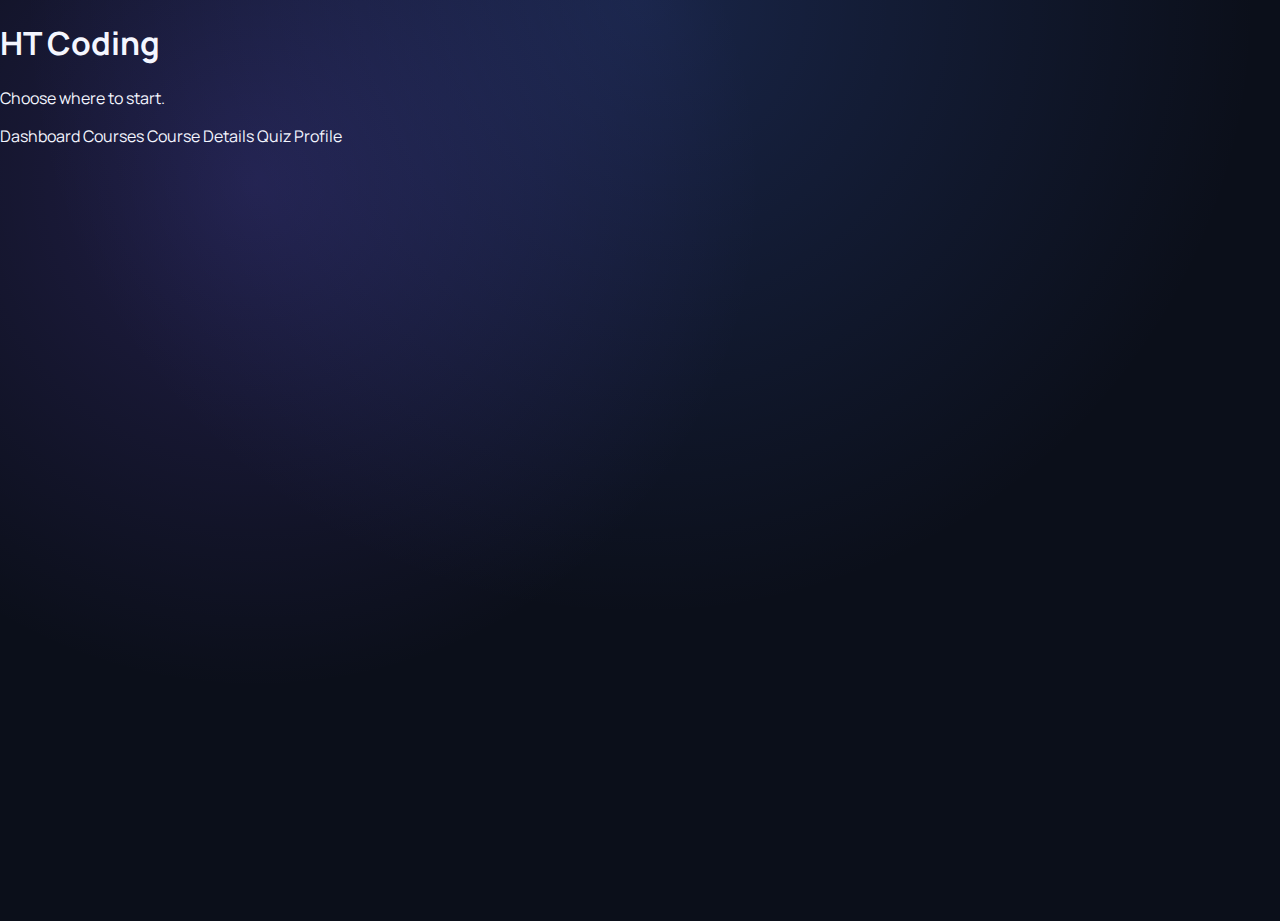
<file: index.html>
<!doctype html>
<html lang="en">
  <head>
    <meta charset="utf-8" />
    <meta name="viewport" content="width=device-width, initial-scale=1" />
    <title>HT Coding</title>
    <link rel="stylesheet" href="style.css" />
  </head>
  <body>
    <main class="landing">
      <h1>HT Coding</h1>
      <p>Choose where to start.</p>
      <nav class="landing__nav">
        <a href="dashboard.html">Dashboard</a>
        <a href="courses.html">Courses</a>
        <a href="course-details.html">Course Details</a>
        <a href="quiz.html">Quiz</a>
        <a href="profile.html">Profile</a>
      </nav>
    </main>
  </body>
</html>
</file>
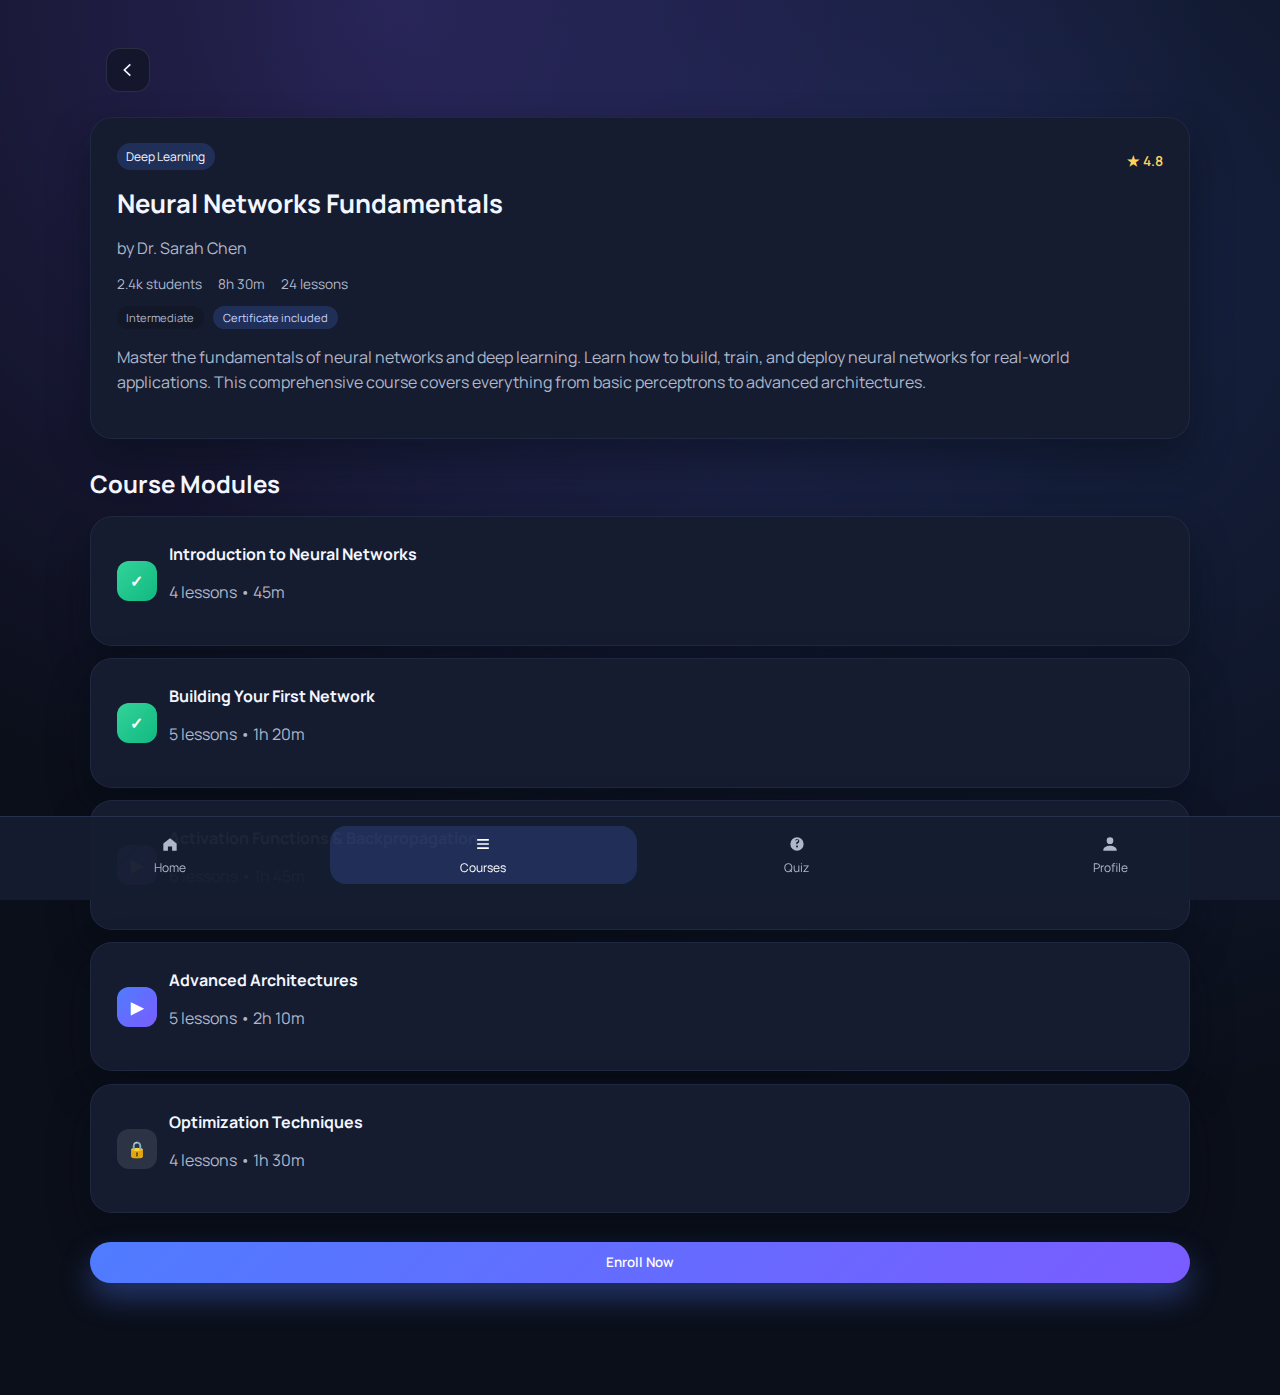
<file: course-details.html>
<!DOCTYPE html>
<html lang="en">
<head>
  <meta charset="UTF-8" />
  <meta name="viewport" content="width=device-width, initial-scale=1" />
  <title>NeuroLearn - Neural Networks Fundamentals</title>
  <link rel="stylesheet" href="style.css" />
</head>
<body class="dashboard-page">
  <main class="dashboard-main">
    <div class="container dashboard-stack">
      <header class="course-hero no-image">
        <a class="icon-button course-back" href="courses.html" aria-label="Back to courses">
          <svg viewBox="0 0 24 24" aria-hidden="true" focusable="false">
            <path d="M15.5 6 9 12l6.5 6-1.4 1.4L6.2 12l7.9-7.4L15.5 6Z" fill="currentColor"/>
          </svg>
        </a>
      </header>

      <section class="course-info card" aria-labelledby="course-title">
        <div class="course-info-head">
          <span class="tag">Deep Learning</span>
          <span class="rating">★ 4.8</span>
        </div>
        <h1 id="course-title">Neural Networks Fundamentals</h1>
        <p class="muted">by Dr. Sarah Chen</p>
        <div class="course-meta">
          <span>2.4k students</span>
          <span>8h 30m</span>
          <span>24 lessons</span>
        </div>
        <div class="badge-row">
          <span class="pill">Intermediate</span>
          <span class="pill pill-accent">Certificate included</span>
        </div>
        <p class="section-lead">Master the fundamentals of neural networks and deep learning. Learn how to build, train, and deploy neural networks for real-world applications. This comprehensive course covers everything from basic perceptrons to advanced architectures.</p>
      </section>

      <section class="dashboard-section" aria-labelledby="modules-title">
        <h2 id="modules-title">Course Modules</h2>
        <div class="module-list">
          <article class="module-item card">
            <div class="module-icon is-complete" aria-hidden="true">✓</div>
            <div>
              <h3>Introduction to Neural Networks</h3>
              <p class="muted">4 lessons • 45m</p>
            </div>
          </article>
          <article class="module-item card">
            <div class="module-icon is-complete" aria-hidden="true">✓</div>
            <div>
              <h3>Building Your First Network</h3>
              <p class="muted">5 lessons • 1h 20m</p>
            </div>
          </article>
          <article class="module-item card">
            <div class="module-icon is-current" aria-hidden="true">▶</div>
            <div>
              <h3>Activation Functions & Backpropagation</h3>
              <p class="muted">6 lessons • 1h 45m</p>
            </div>
          </article>
          <article class="module-item card">
            <div class="module-icon is-current" aria-hidden="true">▶</div>
            <div>
              <h3>Advanced Architectures</h3>
              <p class="muted">5 lessons • 2h 10m</p>
            </div>
          </article>
          <article class="module-item card">
            <div class="module-icon is-locked" aria-hidden="true">🔒</div>
            <div>
              <h3>Optimization Techniques</h3>
              <p class="muted">4 lessons • 1h 30m</p>
            </div>
          </article>
        </div>
      </section>

      <button class="btn btn-primary enroll-button" type="button">Enroll Now</button>
    </div>
  </main>

  <nav class="bottom-nav" aria-label="Primary">
    <a class="bottom-link" href="dashboard.html">
      <svg viewBox="0 0 24 24" aria-hidden="true" focusable="false">
        <path d="M4 11.5 12 5l8 6.5V20h-5.5v-5H9.5v5H4v-8.5Z" fill="currentColor"/>
      </svg>
      Home
    </a>
    <a class="bottom-link is-active" href="courses.html">
      <svg viewBox="0 0 24 24" aria-hidden="true" focusable="false">
        <path d="M5 6h14v2H5V6Zm0 5h14v2H5v-2Zm0 5h14v2H5v-2Z" fill="currentColor"/>
      </svg>
      Courses
    </a>
    <a class="bottom-link" href="quiz.html">
      <svg viewBox="0 0 24 24" aria-hidden="true" focusable="false">
        <path d="M12 4a8 8 0 1 0 8 8 8 8 0 0 0-8-8Zm0 12.2a1.2 1.2 0 1 1 1.2-1.2 1.2 1.2 0 0 1-1.2 1.2Zm1.4-5.4-.8.5v1.1h-1.4V10l1.6-1a1.2 1.2 0 1 0-1.8-1l-1.2-.6a2.6 2.6 0 1 1 3.6 3.4Z" fill="currentColor"/>
      </svg>
      Quiz
    </a>
    <a class="bottom-link" href="profile.html">
      <svg viewBox="0 0 24 24" aria-hidden="true" focusable="false">
        <path d="M12 12a4 4 0 1 0-4-4 4 4 0 0 0 4 4Zm0 2c-4.4 0-8 2.2-8 5v1h16v-1c0-2.8-3.6-5-8-5Z" fill="currentColor"/>
      </svg>
      Profile
    </a>
  </nav>
</body>
</html>
</file>
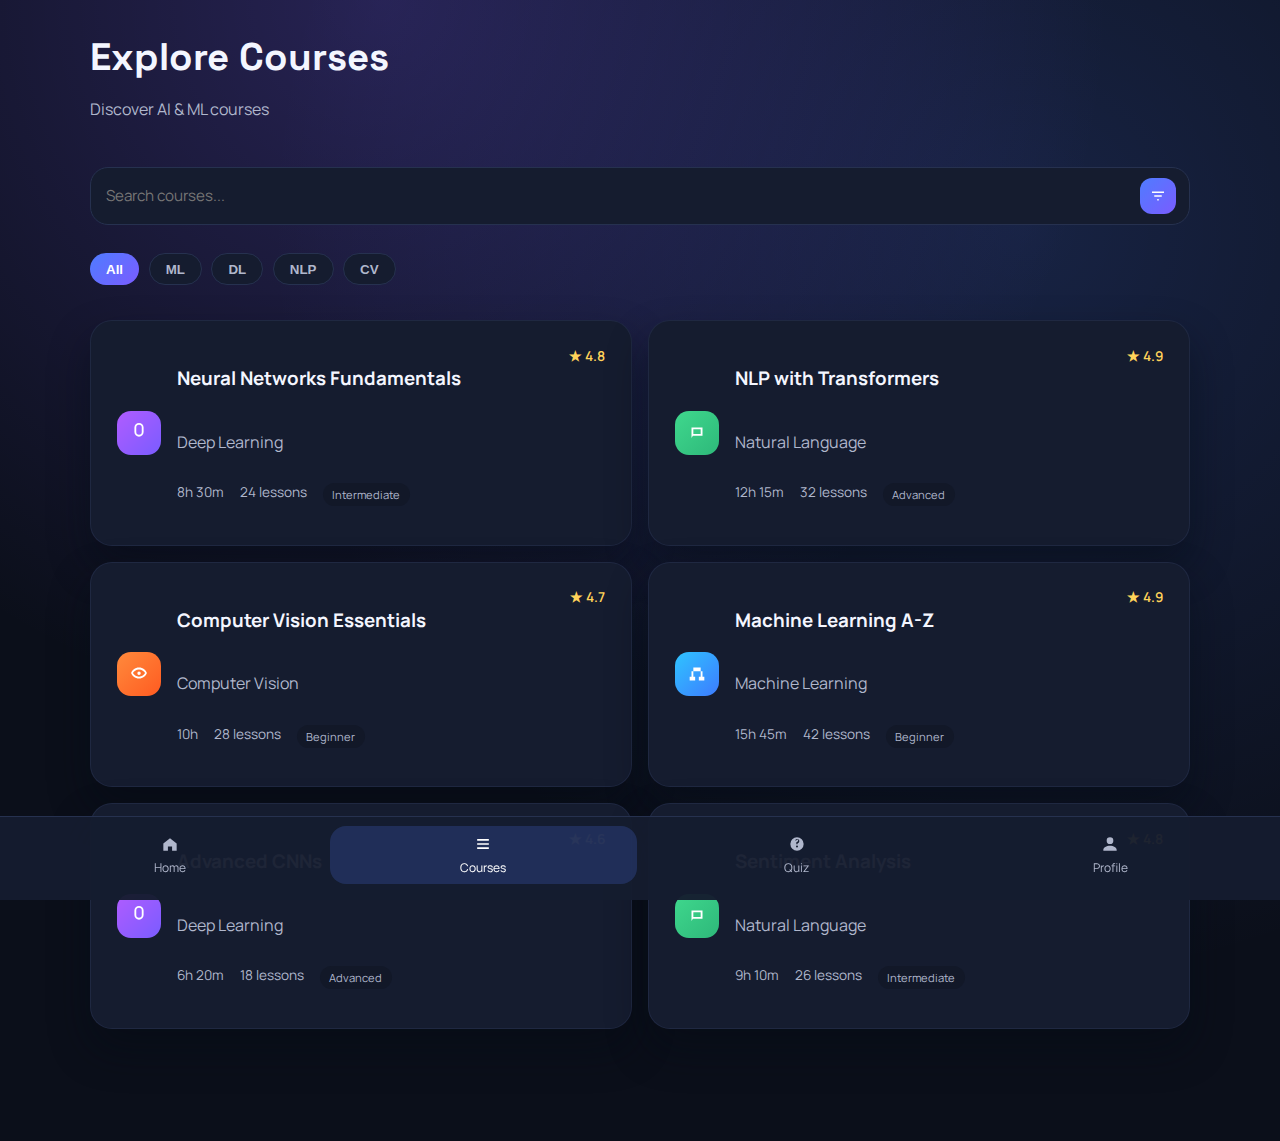
<file: courses.html>
<!DOCTYPE html>
<html lang="en">
<head>
  <meta charset="UTF-8" />
  <meta name="viewport" content="width=device-width, initial-scale=1" />
  <title>NeuroLearn - Explore Courses</title>
  <link rel="stylesheet" href="style.css" />
</head>
<body class="dashboard-page">
  <main class="dashboard-main">
    <div class="container dashboard-stack">
      <header class="dashboard-top">
        <div>
          <h1 class="dashboard-title">Explore Courses</h1>
          <p class="section-lead">Discover AI & ML courses</p>
        </div>
      </header>

      <section class="courses-search" aria-label="Search courses">
        <label class="sr-only" for="course-search">Search courses</label>
        <div class="search-field">
          <input id="course-search" type="search" placeholder="Search courses..." />
          <button class="filter-button" type="button" aria-label="Open filters">
            <svg viewBox="0 0 24 24" aria-hidden="true" focusable="false">
              <path d="M4 6h16v2H4V6Zm3 5h10v2H7v-2Zm4 5h2v2h-2v-2Z" fill="currentColor"/>
            </svg>
          </button>
        </div>
      </section>

      <section class="chip-row" aria-label="Course categories">
        <button class="chip is-active" type="button">All</button>
        <button class="chip" type="button">ML</button>
        <button class="chip" type="button">DL</button>
        <button class="chip" type="button">NLP</button>
        <button class="chip" type="button">CV</button>
      </section>

      <section class="course-list" aria-label="Courses">
        <a class="course-item card course-link" href="course-details.html" aria-label="Open Neural Networks Fundamentals">
          <div class="course-item-left">
            <span class="icon-tile violet" aria-hidden="true">
              <svg viewBox="0 0 24 24" focusable="false">
                <path d="M7 6a5 5 0 0 1 10 0v5a5 5 0 1 1-10 0V6Zm2 5a3 3 0 0 0 6 0V6a3 3 0 1 0-6 0v5Z" fill="currentColor"/>
              </svg>
            </span>
          </div>
          <div class="course-item-body">
            <div class="course-item-head">
              <h3>Neural Networks Fundamentals</h3>
              <span class="rating">★ 4.8</span>
            </div>
            <p class="muted">Deep Learning</p>
            <div class="course-meta">
              <span>8h 30m</span>
              <span>24 lessons</span>
              <span class="pill">Intermediate</span>
            </div>
          </div>
        </a>

        <article class="course-item card">
          <div class="course-item-left">
            <span class="icon-tile green" aria-hidden="true">
              <svg viewBox="0 0 24 24" focusable="false">
                <path d="M6 6h12v9H7.5L6 17.5V6Zm2 2v5h8V8H8Z" fill="currentColor"/>
              </svg>
            </span>
          </div>
          <div class="course-item-body">
            <div class="course-item-head">
              <h3>NLP with Transformers</h3>
              <span class="rating">★ 4.9</span>
            </div>
            <p class="muted">Natural Language</p>
            <div class="course-meta">
              <span>12h 15m</span>
              <span>32 lessons</span>
              <span class="pill">Advanced</span>
            </div>
          </div>
        </article>

        <article class="course-item card">
          <div class="course-item-left">
            <span class="icon-tile orange" aria-hidden="true">
              <svg viewBox="0 0 24 24" focusable="false">
                <path d="M12 5c4.4 0 7.6 3 8.6 6-1 3-4.2 6-8.6 6s-7.6-3-8.6-6C4.4 8 7.6 5 12 5Zm0 2c-3.2 0-5.7 2.1-6.6 4 1 1.9 3.4 4 6.6 4s5.7-2.1 6.6-4c-1-1.9-3.4-4-6.6-4Zm0 2.2A1.8 1.8 0 1 1 12 13a1.8 1.8 0 0 1 0-3.6Z" fill="currentColor"/>
              </svg>
            </span>
          </div>
          <div class="course-item-body">
            <div class="course-item-head">
              <h3>Computer Vision Essentials</h3>
              <span class="rating">★ 4.7</span>
            </div>
            <p class="muted">Computer Vision</p>
            <div class="course-meta">
              <span>10h</span>
              <span>28 lessons</span>
              <span class="pill">Beginner</span>
            </div>
          </div>
        </article>

        <article class="course-item card">
          <div class="course-item-left">
            <span class="icon-tile blue" aria-hidden="true">
              <svg viewBox="0 0 24 24" focusable="false">
                <path d="M8 5h8v4H8V5Zm-4 10h6v4H4v-4Zm10 0h6v4h-6v-4ZM6 9h2v6H6V9Zm10 0h2v6h-2V9Z" fill="currentColor"/>
              </svg>
            </span>
          </div>
          <div class="course-item-body">
            <div class="course-item-head">
              <h3>Machine Learning A-Z</h3>
              <span class="rating">★ 4.9</span>
            </div>
            <p class="muted">Machine Learning</p>
            <div class="course-meta">
              <span>15h 45m</span>
              <span>42 lessons</span>
              <span class="pill">Beginner</span>
            </div>
          </div>
        </article>

        <article class="course-item card">
          <div class="course-item-left">
            <span class="icon-tile violet" aria-hidden="true">
              <svg viewBox="0 0 24 24" focusable="false">
                <path d="M7 6a5 5 0 0 1 10 0v5a5 5 0 1 1-10 0V6Zm2 5a3 3 0 0 0 6 0V6a3 3 0 1 0-6 0v5Z" fill="currentColor"/>
              </svg>
            </span>
          </div>
          <div class="course-item-body">
            <div class="course-item-head">
              <h3>Advanced CNNs</h3>
              <span class="rating">★ 4.6</span>
            </div>
            <p class="muted">Deep Learning</p>
            <div class="course-meta">
              <span>6h 20m</span>
              <span>18 lessons</span>
              <span class="pill">Advanced</span>
            </div>
          </div>
        </article>

        <article class="course-item card">
          <div class="course-item-left">
            <span class="icon-tile green" aria-hidden="true">
              <svg viewBox="0 0 24 24" focusable="false">
                <path d="M6 6h12v9H7.5L6 17.5V6Zm2 2v5h8V8H8Z" fill="currentColor"/>
              </svg>
            </span>
          </div>
          <div class="course-item-body">
            <div class="course-item-head">
              <h3>Sentiment Analysis</h3>
              <span class="rating">★ 4.8</span>
            </div>
            <p class="muted">Natural Language</p>
            <div class="course-meta">
              <span>9h 10m</span>
              <span>26 lessons</span>
              <span class="pill">Intermediate</span>
            </div>
          </div>
        </article>
      </section>
    </div>
  </main>

  <nav class="bottom-nav" aria-label="Primary">
    <a class="bottom-link" href="dashboard.html">
      <svg viewBox="0 0 24 24" aria-hidden="true" focusable="false">
        <path d="M4 11.5 12 5l8 6.5V20h-5.5v-5H9.5v5H4v-8.5Z" fill="currentColor"/>
      </svg>
      Home
    </a>
    <a class="bottom-link is-active" href="courses.html">
      <svg viewBox="0 0 24 24" aria-hidden="true" focusable="false">
        <path d="M5 6h14v2H5V6Zm0 5h14v2H5v-2Zm0 5h14v2H5v-2Z" fill="currentColor"/>
      </svg>
      Courses
    </a>
    <a class="bottom-link" href="quiz.html">
      <svg viewBox="0 0 24 24" aria-hidden="true" focusable="false">
        <path d="M12 4a8 8 0 1 0 8 8 8 8 0 0 0-8-8Zm0 12.2a1.2 1.2 0 1 1 1.2-1.2 1.2 1.2 0 0 1-1.2 1.2Zm1.4-5.4-.8.5v1.1h-1.4V10l1.6-1a1.2 1.2 0 1 0-1.8-1l-1.2-.6a2.6 2.6 0 1 1 3.6 3.4Z" fill="currentColor"/>
      </svg>
      Quiz
    </a>
    <a class="bottom-link" href="profile.html">
      <svg viewBox="0 0 24 24" aria-hidden="true" focusable="false">
        <path d="M12 12a4 4 0 1 0-4-4 4 4 0 0 0 4 4Zm0 2c-4.4 0-8 2.2-8 5v1h16v-1c0-2.8-3.6-5-8-5Z" fill="currentColor"/>
      </svg>
      Profile
    </a>
  </nav>
</body>
</html>
</file>
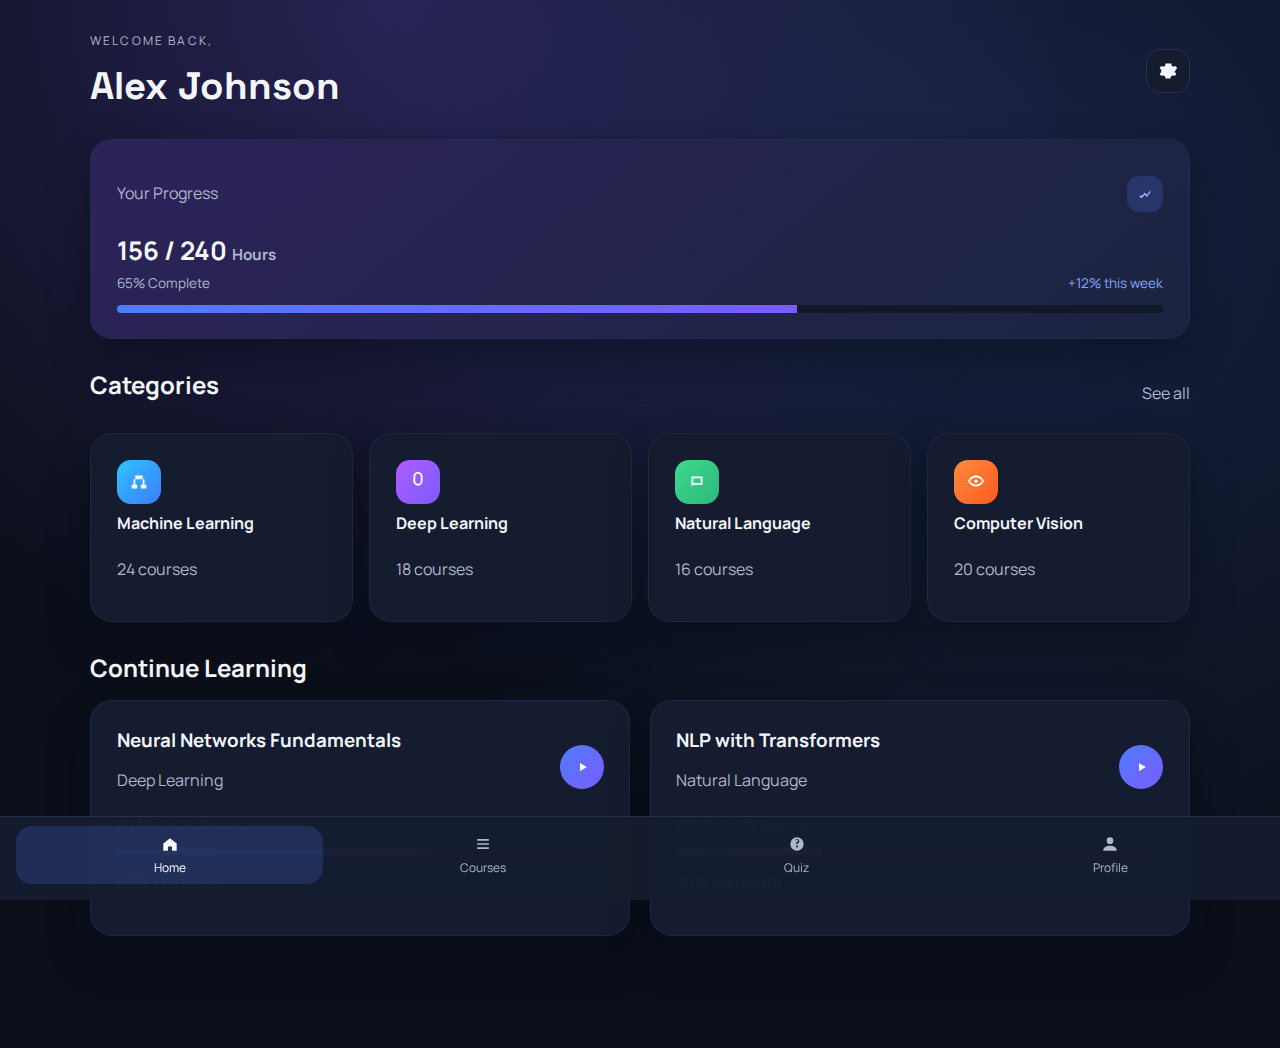
<file: dashboard.html>
<!DOCTYPE html>
<html lang="en">
<head>
  <meta charset="UTF-8" />
  <meta name="viewport" content="width=device-width, initial-scale=1" />
  <title>NeuroLearn - Dashboard</title>
  <link rel="stylesheet" href="style.css" />
</head>
<body class="dashboard-page">
  <main class="dashboard-main">
    <div class="container dashboard-stack">
      <header class="dashboard-top">
        <div>
          <p class="eyebrow">Welcome back,</p>
          <h1 class="dashboard-title">Alex Johnson</h1>
        </div>
        <button class="icon-button" type="button" aria-label="Open settings">
          <svg viewBox="0 0 24 24" aria-hidden="true" focusable="false">
            <path d="M12 8.7a3.3 3.3 0 1 0 0 6.6 3.3 3.3 0 0 0 0-6.6Zm9.2 3.3c0-.5-.1-1-.2-1.4l2-1.5-1.8-3.1-2.4 1a7.7 7.7 0 0 0-2.4-1.4l-.4-2.6H9l-.4 2.6c-.9.3-1.7.8-2.4 1.4l-2.4-1-1.8 3.1 2 1.5c-.1.5-.2 1-.2 1.4s.1 1 .2 1.4l-2 1.5 1.8 3.1 2.4-1c.7.6 1.5 1.1 2.4 1.4L9 21h6l.4-2.6c.9-.3 1.7-.8 2.4-1.4l2.4 1 1.8-3.1-2-1.5c.1-.5.2-1 .2-1.4Z" fill="currentColor"/>
          </svg>
        </button>
      </header>

      <section class="progress-card card" aria-label="Weekly progress">
        <div class="progress-head">
          <p class="section-lead">Your Progress</p>
          <span class="icon-pill" aria-hidden="true">
            <svg viewBox="0 0 24 24" focusable="false">
              <path d="M5 17h3.5l3-4 3 3 4.5-6V7l-4.5 6-3-3-3 4H5v3Z" fill="currentColor"/>
            </svg>
          </span>
        </div>
        <p class="progress-value">156 / 240 <span>Hours</span></p>
        <div class="progress-meta">
          <span>65% Complete</span>
          <span class="accent">+12% this week</span>
        </div>
        <div class="progress-bar" role="presentation">
          <span style="width: 65%"></span>
        </div>
      </section>

      <section class="dashboard-section" aria-labelledby="categories-title">
        <div class="section-header">
          <h2 id="categories-title">Categories</h2>
          <a class="muted-link" href="index.html">See all</a>
        </div>
        <div class="category-grid">
          <a class="category-card card" href="course-details.html">
            <span class="icon-tile blue" aria-hidden="true">
              <svg viewBox="0 0 24 24" focusable="false">
                <path d="M8 5h8v4H8V5Zm-4 10h6v4H4v-4Zm10 0h6v4h-6v-4ZM6 9h2v6H6V9Zm10 0h2v6h-2V9Z" fill="currentColor"/>
              </svg>
            </span>
            <h3>Machine Learning</h3>
            <p class="muted">24 courses</p>
          </a>
          <a class="category-card card" href="course-details.html">
            <span class="icon-tile violet" aria-hidden="true">
              <svg viewBox="0 0 24 24" focusable="false">
                <path d="M7 6a5 5 0 0 1 10 0v5a5 5 0 1 1-10 0V6Zm2 5a3 3 0 0 0 6 0V6a3 3 0 1 0-6 0v5Z" fill="currentColor"/>
              </svg>
            </span>
            <h3>Deep Learning</h3>
            <p class="muted">18 courses</p>
          </a>
          <a class="category-card card" href="course-details.html">
            <span class="icon-tile green" aria-hidden="true">
              <svg viewBox="0 0 24 24" focusable="false">
                <path d="M6 6h12v9H7.5L6 17.5V6Zm2 2v5h8V8H8Z" fill="currentColor"/>
              </svg>
            </span>
            <h3>Natural Language</h3>
            <p class="muted">16 courses</p>
          </a>
          <a class="category-card card" href="course-details.html">
            <span class="icon-tile orange" aria-hidden="true">
              <svg viewBox="0 0 24 24" focusable="false">
                <path d="M12 5c4.4 0 7.6 3 8.6 6-1 3-4.2 6-8.6 6s-7.6-3-8.6-6C4.4 8 7.6 5 12 5Zm0 2c-3.2 0-5.7 2.1-6.6 4 1 1.9 3.4 4 6.6 4s5.7-2.1 6.6-4c-1-1.9-3.4-4-6.6-4Zm0 2.2A1.8 1.8 0 1 1 12 13a1.8 1.8 0 0 1 0-3.6Z" fill="currentColor"/>
              </svg>
            </span>
            <h3>Computer Vision</h3>
            <p class="muted">20 courses</p>
          </a>
        </div>
      </section>

      <section class="dashboard-section" aria-labelledby="continue-title">
        <h2 id="continue-title">Continue Learning</h2>
        <div class="course-stack">
          <article class="course-card card">
            <div class="course-head">
              <div>
                <h3>Neural Networks Fundamentals</h3>
                <p class="muted">Deep Learning</p>
              </div>
              <button class="play-button" type="button" aria-label="Play Neural Networks Fundamentals">
                <svg viewBox="0 0 24 24" aria-hidden="true" focusable="false">
                  <path d="M8 6.5v11l9-5.5-9-5.5Z" fill="currentColor"/>
                </svg>
              </button>
            </div>
            <div class="course-meta">
              <span>8h 30m</span>
              <span>24 lessons</span>
            </div>
            <div class="progress-bar" role="presentation">
              <span style="width: 65%"></span>
            </div>
            <p class="muted">65% complete</p>
          </article>

          <article class="course-card card">
            <div class="course-head">
              <div>
                <h3>NLP with Transformers</h3>
                <p class="muted">Natural Language</p>
              </div>
              <button class="play-button" type="button" aria-label="Play NLP with Transformers">
                <svg viewBox="0 0 24 24" aria-hidden="true" focusable="false">
                  <path d="M8 6.5v11l9-5.5-9-5.5Z" fill="currentColor"/>
                </svg>
              </button>
            </div>
            <div class="course-meta">
              <span>12h 15m</span>
              <span>32 lessons</span>
            </div>
            <div class="progress-bar" role="presentation">
              <span style="width: 30%"></span>
            </div>
            <p class="muted">30% complete</p>
          </article>
        </div>
      </section>
    </div>
  </main>

  <nav class="bottom-nav" aria-label="Primary">
    <a class="bottom-link is-active" href="dashboard.html">
      <svg viewBox="0 0 24 24" aria-hidden="true" focusable="false">
        <path d="M4 11.5 12 5l8 6.5V20h-5.5v-5H9.5v5H4v-8.5Z" fill="currentColor"/>
      </svg>
      Home
    </a>
    <a class="bottom-link" href="courses.html">
      <svg viewBox="0 0 24 24" aria-hidden="true" focusable="false">
        <path d="M5 6h14v2H5V6Zm0 5h14v2H5v-2Zm0 5h14v2H5v-2Z" fill="currentColor"/>
      </svg>
      Courses
    </a>
    <a class="bottom-link" href="quiz.html">
      <svg viewBox="0 0 24 24" aria-hidden="true" focusable="false">
        <path d="M12 4a8 8 0 1 0 8 8 8 8 0 0 0-8-8Zm0 12.2a1.2 1.2 0 1 1 1.2-1.2 1.2 1.2 0 0 1-1.2 1.2Zm1.4-5.4-.8.5v1.1h-1.4V10l1.6-1a1.2 1.2 0 1 0-1.8-1l-1.2-.6a2.6 2.6 0 1 1 3.6 3.4Z" fill="currentColor"/>
      </svg>
      Quiz
    </a>
    <a class="bottom-link" href="profile.html">
      <svg viewBox="0 0 24 24" aria-hidden="true" focusable="false">
        <path d="M12 12a4 4 0 1 0-4-4 4 4 0 0 0 4 4Zm0 2c-4.4 0-8 2.2-8 5v1h16v-1c0-2.8-3.6-5-8-5Z" fill="currentColor"/>
      </svg>
      Profile
    </a>
  </nav>
</body>
</html>
</file>
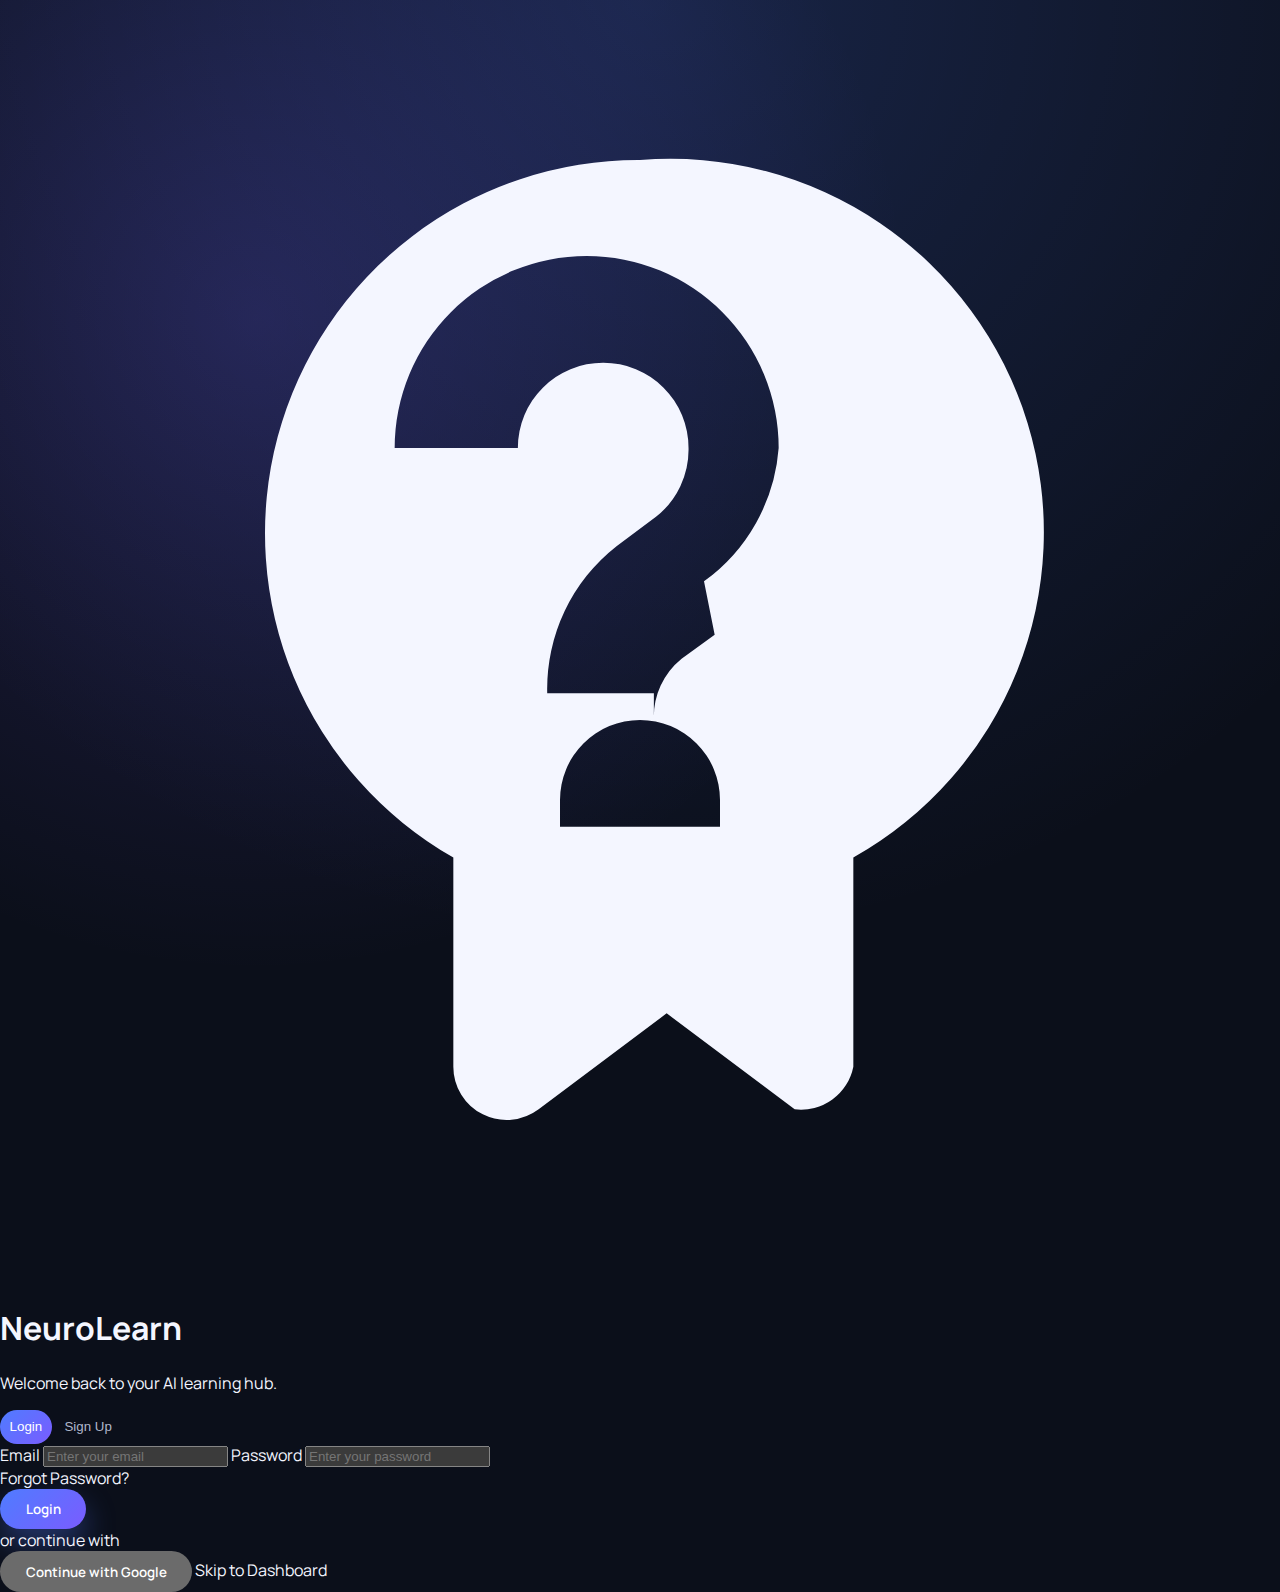
<file: login.html>
<!DOCTYPE html>
<html lang="en">
  <head>
    <meta charset="UTF-8" />
    <meta name="viewport" content="width=device-width, initial-scale=1.0" />
    <title>NeuroLearn Login</title>
    <link rel="stylesheet" href="style.css" />
  </head>
  <body class="login-page">
    <main class="login-main">
      <section class="login-card" aria-labelledby="login-title">
        <header class="login-header">
          <div class="login-logo" aria-hidden="true">
            <span class="logo-orb"></span>
            <svg viewBox="0 0 24 24" role="img" aria-hidden="true">
              <path
                d="M12 3a7 7 0 0 0-3.5 13.08V20a1 1 0 0 0 1.6.8l2.4-1.8 2.4 1.8A1 1 0 0 0 16 20v-3.92A7 7 0 0 0 12 3Zm1.5 12.5h-3V15a1.5 1.5 0 1 1 3 0v.5Zm-.1-3.6-.62.45a1.4 1.4 0 0 0-.52 1.13V13h-2v-.02a3.4 3.4 0 0 1 1.3-2.74l.74-.55a1.6 1.6 0 0 0 .61-1.29 1.6 1.6 0 0 0-3.2 0H7.4a3.6 3.6 0 0 1 7.2 0 3.4 3.4 0 0 1-1.4 2.5Z"
                fill="currentColor"
              />
            </svg>
          </div>
          <div>
            <h1 id="login-title">NeuroLearn</h1>
            <p class="login-subtitle">Welcome back to your AI learning hub.</p>
          </div>
        </header>

        <div class="login-tabs" role="tablist" aria-label="Authentication">
          <button class="tab is-active" type="button" role="tab" aria-selected="true">
            Login
          </button>
          <button class="tab" type="button" role="tab" aria-selected="false">Sign Up</button>
        </div>

        <form class="login-form" action="#">
          <label for="login-email">Email</label>
          <input
            id="login-email"
            name="email"
            type="email"
            placeholder="Enter your email"
            autocomplete="email"
            required
          />

          <label for="login-password">Password</label>
          <input
            id="login-password"
            name="password"
            type="password"
            placeholder="Enter your password"
            autocomplete="current-password"
            required
          />

          <div class="login-meta">
            <a class="forgot-link" href="#">Forgot Password?</a>
          </div>

          <button class="btn btn-primary login-submit" type="submit">Login</button>
        </form>

        <div class="login-divider">
          <span>or continue with</span>
        </div>

        <button class="btn google-btn" type="button">
          <span class="google-icon" aria-hidden="true"></span>
          Continue with Google
        </button>

        <a class="skip-link" href="dashboard.html">Skip to Dashboard</a>
      </section>
    </main>
  </body>
</html>
</file>
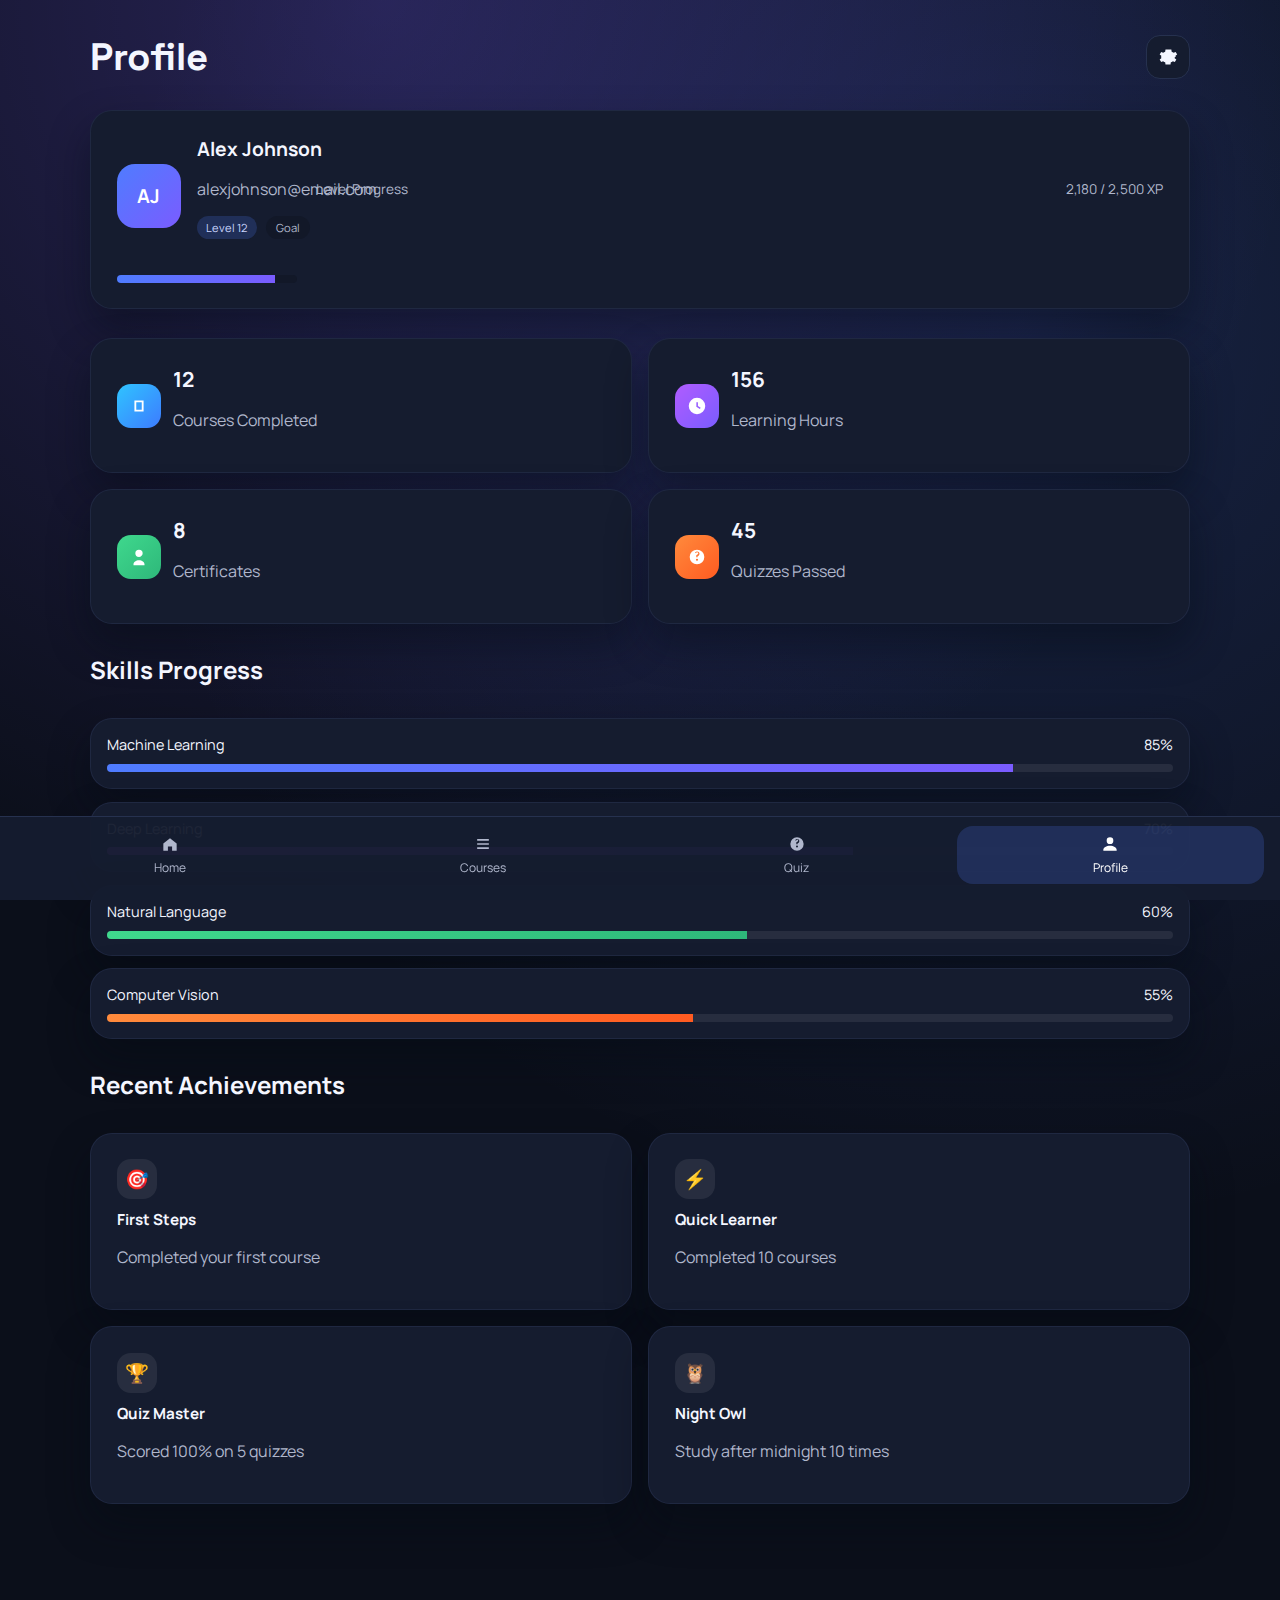
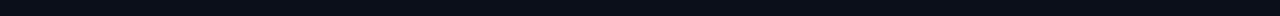
<file: profile.html>
<!DOCTYPE html>
<html lang="en">
<head>
  <meta charset="UTF-8" />
  <meta name="viewport" content="width=device-width, initial-scale=1" />
  <title>NeuroLearn - Profile</title>
  <link rel="stylesheet" href="style.css" />
</head>
<body class="dashboard-page">
  <main class="dashboard-main">
    <div class="container dashboard-stack">
      <header class="profile-header">
        <h1 class="dashboard-title">Profile</h1>
        <button class="icon-button" type="button" aria-label="Profile settings">
          <svg viewBox="0 0 24 24" aria-hidden="true" focusable="false">
            <path d="M12 8.7a3.3 3.3 0 1 0 0 6.6 3.3 3.3 0 0 0 0-6.6Zm9.2 3.3c0-.5-.1-1-.2-1.4l2-1.5-1.8-3.1-2.4 1a7.7 7.7 0 0 0-2.4-1.4l-.4-2.6H9l-.4 2.6c-.9.3-1.7.8-2.4 1.4l-2.4-1-1.8 3.1 2 1.5c-.1.5-.2 1-.2 1.4s.1 1 .2 1.4l-2 1.5 1.8 3.1 2.4-1c.7.6 1.5 1.1 2.4 1.4L9 21h6l.4-2.6c.9-.3 1.7-.8 2.4-1.4l2.4 1 1.8-3.1-2-1.5c.1-.5.2-1 .2-1.4Z" fill="currentColor"/>
          </svg>
        </button>
      </header>

      <section class="profile-card card" aria-label="Profile overview">
        <div class="profile-top">
          <div class="avatar">AJ</div>
          <div>
            <h2>Alex Johnson</h2>
            <p class="muted">alexjohnson@email.com</p>
            <div class="badge-row">
              <span class="pill pill-accent">Level 12</span>
              <span class="pill">Goal</span>
            </div>
          </div>
        </div>
        <div class="progress-meta">
          <span>Level Progress</span>
          <span>2,180 / 2,500 XP</span>
        </div>
        <div class="progress-bar" role="presentation">
          <span style="width: 88%"></span>
        </div>
      </section>

      <section class="profile-stats-grid" aria-label="Stats">
        <article class="stat-card-small card">
          <div class="icon-tile blue" aria-hidden="true">
            <svg viewBox="0 0 24 24" focusable="false">
              <path d="M7 6h10v12H7V6Zm2 2v8h6V8H9Z" fill="currentColor"/>
            </svg>
          </div>
          <div>
            <p class="stat-value">12</p>
            <p class="muted">Courses Completed</p>
          </div>
        </article>
        <article class="stat-card-small card">
          <div class="icon-tile violet" aria-hidden="true">
            <svg viewBox="0 0 24 24" focusable="false">
              <path d="M12 3a9 9 0 1 0 9 9 9 9 0 0 0-9-9Zm1 5v4l3 1.8-.9 1.4-3.8-2.3V8h1.7Z" fill="currentColor"/>
            </svg>
          </div>
          <div>
            <p class="stat-value">156</p>
            <p class="muted">Learning Hours</p>
          </div>
        </article>
        <article class="stat-card-small card">
          <div class="icon-tile green" aria-hidden="true">
            <svg viewBox="0 0 24 24" focusable="false">
              <path d="M12 4a4 4 0 0 1 4 4c0 2.2-1.8 4-4 4a4 4 0 0 1-4-4 4 4 0 0 1 4-4Zm-6 16c0-2.6 2.7-4.5 6-4.5s6 1.9 6 4.5v1H6v-1Z" fill="currentColor"/>
            </svg>
          </div>
          <div>
            <p class="stat-value">8</p>
            <p class="muted">Certificates</p>
          </div>
        </article>
        <article class="stat-card-small card">
          <div class="icon-tile orange" aria-hidden="true">
            <svg viewBox="0 0 24 24" focusable="false">
              <path d="M12 4a8 8 0 1 0 8 8 8 8 0 0 0-8-8Zm0 12.2a1.2 1.2 0 1 1 1.2-1.2 1.2 1.2 0 0 1-1.2 1.2Zm1.4-5.4-.8.5v1.1h-1.4V10l1.6-1a1.2 1.2 0 1 0-1.8-1l-1.2-.6a2.6 2.6 0 1 1 3.6 3.4Z" fill="currentColor"/>
            </svg>
          </div>
          <div>
            <p class="stat-value">45</p>
            <p class="muted">Quizzes Passed</p>
          </div>
        </article>
      </section>

      <section class="dashboard-section" aria-labelledby="skills-title">
        <div class="section-header">
          <h2 id="skills-title">Skills Progress</h2>
        </div>
        <div class="skill-list">
          <div class="skill-item card">
            <div class="skill-head">
              <span>Machine Learning</span>
              <span>85%</span>
            </div>
            <div class="skill-bar">
              <span style="width: 85%"></span>
            </div>
          </div>
          <div class="skill-item card">
            <div class="skill-head">
              <span>Deep Learning</span>
              <span>70%</span>
            </div>
            <div class="skill-bar skill-bar-violet">
              <span style="width: 70%"></span>
            </div>
          </div>
          <div class="skill-item card">
            <div class="skill-head">
              <span>Natural Language</span>
              <span>60%</span>
            </div>
            <div class="skill-bar skill-bar-green">
              <span style="width: 60%"></span>
            </div>
          </div>
          <div class="skill-item card">
            <div class="skill-head">
              <span>Computer Vision</span>
              <span>55%</span>
            </div>
            <div class="skill-bar skill-bar-orange">
              <span style="width: 55%"></span>
            </div>
          </div>
        </div>
      </section>

      <section class="dashboard-section" aria-labelledby="achievements-title">
        <div class="section-header">
          <h2 id="achievements-title">Recent Achievements</h2>
        </div>
        <div class="achievements-grid">
          <article class="achievement-card card">
            <span class="achievement-icon">🎯</span>
            <h3>First Steps</h3>
            <p class="muted">Completed your first course</p>
          </article>
          <article class="achievement-card card">
            <span class="achievement-icon">⚡</span>
            <h3>Quick Learner</h3>
            <p class="muted">Completed 10 courses</p>
          </article>
          <article class="achievement-card card">
            <span class="achievement-icon">🏆</span>
            <h3>Quiz Master</h3>
            <p class="muted">Scored 100% on 5 quizzes</p>
          </article>
          <article class="achievement-card card">
            <span class="achievement-icon">🦉</span>
            <h3>Night Owl</h3>
            <p class="muted">Study after midnight 10 times</p>
          </article>
        </div>
      </section>
    </div>
  </main>

  <nav class="bottom-nav" aria-label="Primary">
    <a class="bottom-link" href="dashboard.html">
      <svg viewBox="0 0 24 24" aria-hidden="true" focusable="false">
        <path d="M4 11.5 12 5l8 6.5V20h-5.5v-5H9.5v5H4v-8.5Z" fill="currentColor"/>
      </svg>
      Home
    </a>
    <a class="bottom-link" href="courses.html">
      <svg viewBox="0 0 24 24" aria-hidden="true" focusable="false">
        <path d="M5 6h14v2H5V6Zm0 5h14v2H5v-2Zm0 5h14v2H5v-2Z" fill="currentColor"/>
      </svg>
      Courses
    </a>
    <a class="bottom-link" href="quiz.html">
      <svg viewBox="0 0 24 24" aria-hidden="true" focusable="false">
        <path d="M12 4a8 8 0 1 0 8 8 8 8 0 0 0-8-8Zm0 12.2a1.2 1.2 0 1 1 1.2-1.2 1.2 1.2 0 0 1-1.2 1.2Zm1.4-5.4-.8.5v1.1h-1.4V10l1.6-1a1.2 1.2 0 1 0-1.8-1l-1.2-.6a2.6 2.6 0 1 1 3.6 3.4Z" fill="currentColor"/>
      </svg>
      Quiz
    </a>
    <a class="bottom-link is-active" href="profile.html">
      <svg viewBox="0 0 24 24" aria-hidden="true" focusable="false">
        <path d="M12 12a4 4 0 1 0-4-4 4 4 0 0 0 4 4Zm0 2c-4.4 0-8 2.2-8 5v1h16v-1c0-2.8-3.6-5-8-5Z" fill="currentColor"/>
      </svg>
      Profile
    </a>
  </nav>
</body>
</html>
</file>
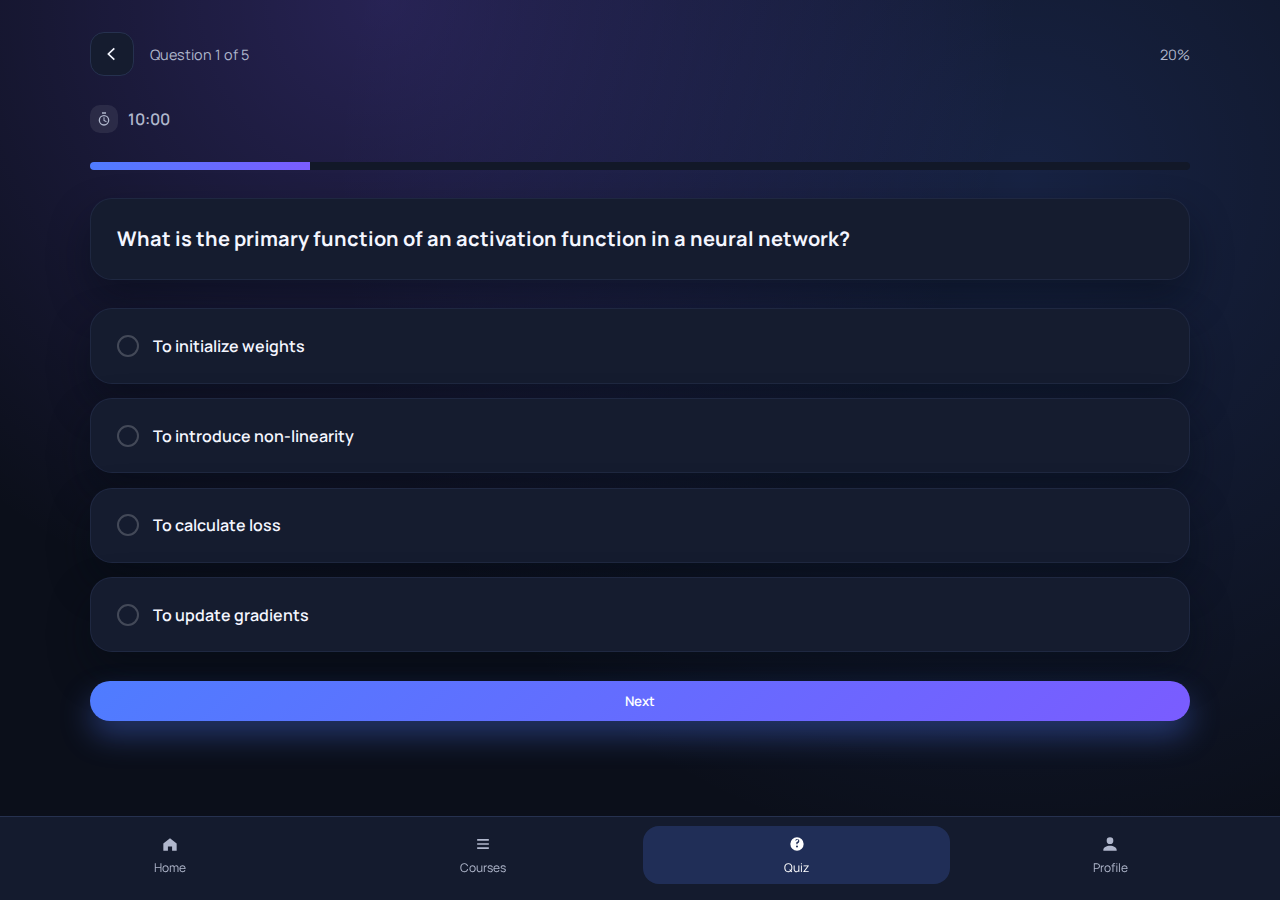
<file: quiz.html>
<!DOCTYPE html>
<html lang="en">
<head>
  <meta charset="UTF-8" />
  <meta name="viewport" content="width=device-width, initial-scale=1" />
  <title>NeuroLearn - Quiz</title>
  <link rel="stylesheet" href="style.css" />
</head>
<body class="dashboard-page">
  <main class="dashboard-main" data-quiz-page>
    <div class="container dashboard-stack" data-quiz>
      <header class="quiz-header">
        <a class="icon-button" href="courses.html" aria-label="Back to courses">
          <svg viewBox="0 0 24 24" aria-hidden="true" focusable="false">
            <path d="M15.5 6 9 12l6.5 6-1.4 1.4L6.2 12l7.9-7.4L15.5 6Z" fill="currentColor"/>
          </svg>
        </a>
        <div class="quiz-meta">
          <span data-quiz-count>Question 1 of 5</span>
          <span class="accent" data-quiz-percent>20%</span>
        </div>
      </header>

      <div class="quiz-timer">
        <span class="timer-icon" aria-hidden="true">
          <svg viewBox="0 0 24 24" focusable="false">
            <path d="M9 2h6v2H9V2Zm3 4a8 8 0 1 0 8 8 8 8 0 0 0-8-8Zm0 2a6 6 0 1 1-6 6 6 6 0 0 1 6-6Zm.8 1.5h-1.6v5l4.2 2.5.8-1.4-3.4-2V9.5Z" fill="currentColor"/>
          </svg>
        </span>
        <span>10:00</span>
      </div>

      <div class="progress-bar" role="presentation">
        <span data-quiz-progress style="width: 20%"></span>
      </div>

      <section class="quiz-card card" aria-labelledby="quiz-question">
        <h1 id="quiz-question" data-quiz-question>What is the primary function of an activation function in a neural network?</h1>
      </section>

      <section class="quiz-options-list" aria-label="Answer options" data-quiz-options>
        <label class="quiz-option-card card">
          <input type="radio" name="quiz" />
          <span class="quiz-option-text">To initialize weights</span>
        </label>
        <label class="quiz-option-card card">
          <input type="radio" name="quiz" />
          <span class="quiz-option-text">To introduce non-linearity</span>
        </label>
        <label class="quiz-option-card card">
          <input type="radio" name="quiz" />
          <span class="quiz-option-text">To calculate loss</span>
        </label>
        <label class="quiz-option-card card">
          <input type="radio" name="quiz" />
          <span class="quiz-option-text">To update gradients</span>
        </label>
      </section>

      <button class="btn btn-primary quiz-next" type="button" data-quiz-next>Next</button>
    </div>
  </main>

  <nav class="bottom-nav" aria-label="Primary">
    <a class="bottom-link" href="dashboard.html">
      <svg viewBox="0 0 24 24" aria-hidden="true" focusable="false">
        <path d="M4 11.5 12 5l8 6.5V20h-5.5v-5H9.5v5H4v-8.5Z" fill="currentColor"/>
      </svg>
      Home
    </a>
    <a class="bottom-link" href="courses.html">
      <svg viewBox="0 0 24 24" aria-hidden="true" focusable="false">
        <path d="M5 6h14v2H5V6Zm0 5h14v2H5v-2Zm0 5h14v2H5v-2Z" fill="currentColor"/>
      </svg>
      Courses
    </a>
    <a class="bottom-link is-active" href="quiz.html">
      <svg viewBox="0 0 24 24" aria-hidden="true" focusable="false">
        <path d="M12 4a8 8 0 1 0 8 8 8 8 0 0 0-8-8Zm0 12.2a1.2 1.2 0 1 1 1.2-1.2 1.2 1.2 0 0 1-1.2 1.2Zm1.4-5.4-.8.5v1.1h-1.4V10l1.6-1a1.2 1.2 0 1 0-1.8-1l-1.2-.6a2.6 2.6 0 1 1 3.6 3.4Z" fill="currentColor"/>
      </svg>
      Quiz
    </a>
    <a class="bottom-link" href="profile.html">
      <svg viewBox="0 0 24 24" aria-hidden="true" focusable="false">
        <path d="M12 12a4 4 0 1 0-4-4 4 4 0 0 0 4 4Zm0 2c-4.4 0-8 2.2-8 5v1h16v-1c0-2.8-3.6-5-8-5Z" fill="currentColor"/>
      </svg>
      Profile
    </a>
  </nav>

  <script src="script.js"></script>
</body>
</html>
</file>
<file: style.css>
@import url("https://fonts.googleapis.com/css2?family=Manrope:wght@300;400;600;700&family=Space+Grotesk:wght@500;700&display=swap");

:root {
  color-scheme: dark;
  --bg: #0b0f1a;
  --bg-soft: #121828;
  --card: #151c2f;
  --card-soft: #192237;
  --text: #f4f6ff;
  --muted: #b0b7cc;
  --accent: #4f7cff;
  --accent-2: #7a5cff;
  --border: #26314f;
  --shadow: 0 20px 40px rgba(5, 10, 20, 0.45);
  --radius: 22px;
}

*,
*::before,
*::after {
  box-sizing: border-box;
}

body {
  margin: 0;
  font-family: "Manrope", sans-serif;
  background: radial-gradient(circle at top, rgba(79, 124, 255, 0.2), transparent 55%),
    radial-gradient(circle at 20% 20%, rgba(122, 92, 255, 0.2), transparent 40%),
    var(--bg);
  color: var(--text);
  min-height: 100vh;
}

a {
  color: inherit;
  text-decoration: none;
}

img {
  max-width: 100%;
  display: block;
  border-radius: 16px;
}

.container {
  width: min(1100px, 92%);
  margin: 0 auto;
}

.site-header {
  position: sticky;
  top: 0;
  backdrop-filter: blur(18px);
  background: rgba(11, 15, 26, 0.8);
  border-bottom: 1px solid rgba(38, 49, 79, 0.6);
  z-index: 10;
}

.header-inner {
  display: flex;
  align-items: center;
  justify-content: space-between;
  gap: 1rem;
  padding: 1rem 0;
}

.logo {
  font-family: "Space Grotesk", sans-serif;
  font-weight: 700;
  display: flex;
  align-items: center;
  gap: 0.6rem;
}

.logo-mark {
  width: 14px;
  height: 14px;
  border-radius: 50%;
  background: linear-gradient(135deg, var(--accent), var(--accent-2));
  box-shadow: 0 0 12px rgba(122, 92, 255, 0.7);
}

.primary-nav {
  display: none;
  flex-direction: column;
  gap: 0.9rem;
  background: var(--card);
  padding: 1rem;
  border-radius: 16px;
  position: absolute;
  right: 4%;
  top: 68px;
  min-width: 180px;
  box-shadow: var(--shadow);
}

.primary-nav a {
  color: var(--muted);
  font-weight: 600;
}

.primary-nav a:hover,
.primary-nav a:focus {
  color: var(--text);
}

.nav-cta {
  color: var(--text);
  padding: 0.45rem 0.9rem;
  border-radius: 999px;
  background: linear-gradient(135deg, var(--accent), var(--accent-2));
}

.menu-toggle {
  background: none;
  border: 1px solid var(--border);
  color: var(--text);
  border-radius: 999px;
  padding: 0.5rem 1rem;
  font-weight: 600;
}

.nav-open .primary-nav {
  display: flex;
}

.site-main {
  padding: 2rem 0 4rem;
}

.screen {
  display: none;
}

.screen.is-active {
  display: block;
}

.hero {
  display: grid;
  gap: 2.5rem;
  align-items: center;
}

.hero-text h1 {
  font-family: "Space Grotesk", sans-serif;
  font-size: 2.5rem;
  margin: 0 0 1rem;
}

.eyebrow {
  text-transform: uppercase;
  letter-spacing: 0.18em;
  font-size: 0.75rem;
  color: var(--muted);
  margin: 0 0 0.75rem;
}

.lead,
.section-lead {
  color: var(--muted);
  line-height: 1.6;
}

.hero-actions {
  display: flex;
  flex-wrap: wrap;
  gap: 1rem;
  margin: 1.5rem 0;
}

.hero-stats {
  display: grid;
  grid-template-columns: repeat(auto-fit, minmax(140px, 1fr));
  gap: 1rem;
}

.stat-card {
  background: var(--card);
  border-radius: 18px;
  padding: 1rem;
}

.stat-value {
  font-size: 1.7rem;
  font-weight: 700;
  margin: 0;
}

.stat-label {
  color: var(--muted);
  margin: 0.2rem 0 0;
}

.hero-visual {
  position: relative;
  display: grid;
  place-items: center;
}

.hero-glow {
  position: absolute;
  inset: 0;
  background: radial-gradient(circle, rgba(79, 124, 255, 0.35), transparent 60%);
  filter: blur(12px);
  z-index: 0;
  pointer-events: none;
}

.hero-card {
  position: relative;
  background: var(--card);
  padding: 2rem;
  border-radius: var(--radius);
  box-shadow: var(--shadow);
  z-index: 1;
}

.hero-card-title {
  font-weight: 700;
  margin: 0 0 0.4rem;
}

.hero-card-subtitle {
  color: var(--muted);
  margin: 0 0 1.2rem;
}

.hero-progress {
  display: flex;
  justify-content: space-between;
  color: var(--muted);
  font-size: 0.85rem;
  margin-bottom: 0.4rem;
}

.progress-bar {
  background: var(--bg-soft);
  border-radius: 999px;
  overflow: hidden;
  height: 8px;
}

.progress-bar span {
  display: block;
  height: 100%;
  background: linear-gradient(90deg, var(--accent), var(--accent-2));
}

.card {
  background: var(--card);
  border-radius: var(--radius);
  padding: 1.6rem;
  box-shadow: var(--shadow);
  border: 1px solid rgba(38, 49, 79, 0.6);
}

.tag {
  font-size: 0.75rem;
  padding: 0.3rem 0.6rem;
  display: inline-flex;
  border-radius: 999px;
  background: rgba(79, 124, 255, 0.2);
  color: var(--text);
  margin-bottom: 0.6rem;
}

.grid-cards {
  display: grid;
  gap: 1.5rem;
}

.btn {
  border: none;
  border-radius: 999px;
  padding: 0.7rem 1.6rem;
  font-weight: 600;
  cursor: pointer;
  font-family: inherit;
}

.btn-primary {
  background: linear-gradient(135deg, var(--accent), var(--accent-2));
  color: #fff;
  box-shadow: 0 15px 30px rgba(79, 124, 255, 0.35);
}

.btn-secondary {
  background: var(--bg-soft);
  color: var(--text);
  border: 1px solid var(--border);
}

.btn-ghost {
  background: transparent;
  border: 1px solid var(--border);
  color: var(--text);
}

.progress-indicator {
  display: flex;
  gap: 0.6rem;
  margin: 1rem 0 1.5rem;
}

.progress-dot {
  width: 12px;
  height: 12px;
  border-radius: 50%;
  background: var(--border);
}

.progress-dot.is-active {
  background: linear-gradient(135deg, var(--accent), var(--accent-2));
}

.onboarding-form label,
.auth-form label {
  display: block;
  margin: 1rem 0 0.3rem;
  color: var(--muted);
}

.onboarding-form input,
.onboarding-form select,
.auth-form input,
.auth-form select,
.settings-card select {
  width: 100%;
  background: var(--bg-soft);
  border: 1px solid var(--border);
  border-radius: 14px;
  padding: 0.7rem 0.9rem;
  color: var(--text);
  font-family: inherit;
}

.onboarding-actions,
.details-actions {
  display: flex;
  justify-content: space-between;
  gap: 1rem;
  margin-top: 1.5rem;
}

.onboarding-step {
  display: none;
}

.onboarding-step.is-active {
  display: block;
}

.form-error {
  color: #ff9c9c;
  margin: 0.8rem 0 0;
  min-height: 1.2rem;
}

.details-grid {
  display: grid;
  gap: 1.5rem;
}

.list {
  list-style: none;
  padding: 0;
  margin: 0;
  color: var(--muted);
}

.list li {
  margin-bottom: 0.6rem;
}

.quiz-card {
  display: grid;
  gap: 1.2rem;
}

.quiz-options {
  display: grid;
  gap: 0.8rem;
}

.quiz-option {
  background: var(--bg-soft);
  border: 1px solid var(--border);
  border-radius: 14px;
  padding: 0.8rem 1rem;
  text-align: left;
  color: var(--text);
  cursor: pointer;
}

.quiz-option.is-selected {
  border-color: var(--accent);
  box-shadow: 0 0 0 2px rgba(79, 124, 255, 0.25);
}

.quiz-result {
  text-align: center;
}

.profile-card {
  display: grid;
  gap: 1.5rem;
  align-items: center;
}

.profile-stats {
  display: grid;
  grid-template-columns: repeat(auto-fit, minmax(120px, 1fr));
  gap: 1rem;
  margin: 1rem 0;
}

.settings-row {
  display: flex;
  justify-content: space-between;
  align-items: center;
  gap: 1rem;
  padding: 1rem 0;
  border-bottom: 1px solid var(--border);
}

.settings-row:last-of-type {
  border-bottom: none;
}

.switch {
  position: relative;
  width: 52px;
  height: 28px;
  display: inline-block;
}

.switch input {
  opacity: 0;
  width: 0;
  height: 0;
}

.slider {
  position: absolute;
  inset: 0;
  background: var(--bg-soft);
  border-radius: 999px;
  border: 1px solid var(--border);
  cursor: pointer;
}

.slider::before {
  content: "";
  position: absolute;
  height: 22px;
  width: 22px;
  left: 2px;
  top: 2px;
  border-radius: 50%;
  background: var(--text);
  transition: transform 0.2s ease;
}

.switch input:checked + .slider {
  background: linear-gradient(135deg, var(--accent), var(--accent-2));
}

.switch input:checked + .slider::before {
  transform: translateX(24px);
}

.site-footer {
  border-top: 1px solid rgba(38, 49, 79, 0.6);
  padding: 2rem 0;
  color: var(--muted);
}

.footer-inner {
  display: flex;
  flex-direction: column;
  gap: 1rem;
  align-items: flex-start;
}

.footer-links {
  display: flex;
  gap: 1.2rem;
}

.auth-grid {
  display: grid;
  gap: 2rem;
}

.auth-visual {
  position: relative;
}

.auth-card {
  display: grid;
  gap: 1.4rem;
}

.tabs {
  display: flex;
  background: var(--bg-soft);
  border-radius: 999px;
  padding: 0.2rem;
  gap: 0.2rem;
}

.tab {
  flex: 1;
  background: transparent;
  border: none;
  color: var(--muted);
  padding: 0.6rem;
  border-radius: 999px;
  cursor: pointer;
}

.tab.is-active {
  background: linear-gradient(135deg, var(--accent), var(--accent-2));
  color: #fff;
}

.muted-link,
.muted {
  color: var(--muted);
}

.sr-only {
  position: absolute;
  width: 1px;
  height: 1px;
  padding: 0;
  margin: -1px;
  overflow: hidden;
  clip: rect(0, 0, 0, 0);
  border: 0;
}

.dashboard-header {
  display: flex;
  flex-direction: column;
  gap: 1rem;
  margin-bottom: 2rem;
}

.grid-panels {
  display: grid;
  gap: 1.5rem;
  margin-bottom: 2.5rem;
}

.section-header {
  display: flex;
  justify-content: space-between;
  align-items: center;
  margin-bottom: 1rem;
}

.panel-title {
  margin: 0 0 0.6rem;
}

.dashboard-page {
  background: radial-gradient(circle at 30% 0%, rgba(122, 92, 255, 0.25), transparent 50%),
    radial-gradient(circle at 80% 20%, rgba(79, 124, 255, 0.18), transparent 55%),
    var(--bg);
}

.dashboard-main {
  padding: 1.5rem 0 6.5rem;
}

.dashboard-stack {
  display: grid;
  gap: 1.8rem;
}

.dashboard-top {
  display: flex;
  justify-content: space-between;
  align-items: center;
  gap: 1rem;
}

.dashboard-title {
  margin: 0;
  font-family: "Space Grotesk", sans-serif;
  font-size: 1.9rem;
}

.icon-button {
  width: 44px;
  height: 44px;
  border-radius: 14px;
  border: 1px solid var(--border);
  background: var(--card);
  color: var(--text);
  display: grid;
  place-items: center;
}

.icon-button svg {
  width: 20px;
  height: 20px;
}

.progress-card {
  background: linear-gradient(140deg, #2d235a, #1a2440);
}

.progress-head {
  display: flex;
  justify-content: space-between;
  align-items: center;
  gap: 1rem;
  margin-bottom: 0.6rem;
}

.icon-pill {
  width: 36px;
  height: 36px;
  border-radius: 12px;
  background: rgba(79, 124, 255, 0.2);
  color: #9bb3ff;
  display: grid;
  place-items: center;
}

.icon-pill svg {
  width: 18px;
  height: 18px;
}

.progress-value {
  font-size: 1.6rem;
  font-weight: 700;
  margin: 0 0 0.4rem;
}

.progress-value span {
  font-size: 0.95rem;
  color: var(--muted);
}

.progress-meta {
  display: flex;
  justify-content: space-between;
  gap: 1rem;
  color: var(--muted);
  font-size: 0.85rem;
  margin-bottom: 0.8rem;
}

.progress-meta .accent {
  color: #88a4ff;
}

.dashboard-section h2 {
  margin: 0 0 1rem;
}

.category-grid {
  display: grid;
  grid-template-columns: repeat(2, 1fr);
  gap: 1rem;
}

.category-card {
  display: grid;
  gap: 0.5rem;
}

.category-card h3 {
  margin: 0;
  font-size: 1rem;
}

.icon-tile {
  width: 44px;
  height: 44px;
  border-radius: 14px;
  display: grid;
  place-items: center;
  color: #fff;
}

.icon-tile svg {
  width: 22px;
  height: 22px;
}

.icon-tile.blue {
  background: linear-gradient(135deg, #2fc4ff, #3d7bff);
}

.icon-tile.violet {
  background: linear-gradient(135deg, #b05cff, #7a5cff);
}

.icon-tile.green {
  background: linear-gradient(135deg, #3fd88d, #2eb87a);
}

.icon-tile.orange {
  background: linear-gradient(135deg, #ff8a3c, #ff5b21);
}

.course-stack {
  display: grid;
  gap: 1.2rem;
}

.course-card h3 {
  margin: 0 0 0.2rem;
}

.course-head {
  display: flex;
  justify-content: space-between;
  align-items: center;
  gap: 1rem;
}

.play-button {
  width: 44px;
  height: 44px;
  border-radius: 50%;
  border: none;
  background: linear-gradient(135deg, var(--accent), var(--accent-2));
  color: #fff;
  display: grid;
  place-items: center;
}

.play-button svg {
  width: 18px;
  height: 18px;
  margin-left: 2px;
}

.course-meta {
  display: flex;
  gap: 1rem;
  color: var(--muted);
  font-size: 0.85rem;
  margin: 0.6rem 0 0.8rem;
}

.bottom-nav {
  position: fixed;
  left: 0;
  right: 0;
  bottom: 0;
  background: rgba(21, 28, 47, 0.96);
  border-top: 1px solid var(--border);
  padding: 0.6rem 1rem 1rem;
  display: grid;
  grid-template-columns: repeat(4, 1fr);
  gap: 0.4rem;
  z-index: 20;
}

.bottom-link {
  display: grid;
  justify-items: center;
  gap: 0.3rem;
  padding: 0.5rem 0;
  border-radius: 16px;
  color: var(--muted);
  font-size: 0.75rem;
}

.bottom-link svg {
  width: 20px;
  height: 20px;
}

.bottom-link.is-active {
  color: #fff;
  background: rgba(79, 124, 255, 0.2);
}

.courses-search {
  display: grid;
  gap: 0.8rem;
}

.search-field {
  display: flex;
  align-items: center;
  gap: 0.6rem;
  background: var(--card);
  border-radius: 18px;
  padding: 0.6rem 0.8rem;
  border: 1px solid var(--border);
}

.search-field input {
  flex: 1;
  background: transparent;
  border: none;
  color: var(--text);
  font-family: inherit;
  font-size: 0.95rem;
  outline: none;
}

.filter-button {
  width: 36px;
  height: 36px;
  border-radius: 12px;
  border: none;
  background: linear-gradient(135deg, var(--accent), var(--accent-2));
  color: #fff;
  display: grid;
  place-items: center;
}

.filter-button svg {
  width: 18px;
  height: 18px;
}

.chip-row {
  display: flex;
  gap: 0.6rem;
  flex-wrap: nowrap;
  overflow-x: auto;
  padding-bottom: 0.4rem;
}

.chip {
  border: 1px solid var(--border);
  background: var(--card);
  color: var(--muted);
  border-radius: 999px;
  padding: 0.45rem 1rem;
  font-weight: 600;
  white-space: nowrap;
}

.chip.is-active {
  background: linear-gradient(135deg, var(--accent), var(--accent-2));
  color: #fff;
  border: none;
}

.course-list {
  display: grid;
  gap: 1rem;
}

.course-item {
  display: grid;
  grid-template-columns: auto 1fr;
  gap: 1rem;
  align-items: center;
}

.course-link {
  color: inherit;
}

.course-link:hover,
.course-link:focus {
  border-color: rgba(79, 124, 255, 0.6);
  box-shadow: 0 12px 30px rgba(79, 124, 255, 0.18);
}

.course-item-body {
  display: grid;
  gap: 0.3rem;
}

.course-item-head {
  display: flex;
  justify-content: space-between;
  align-items: flex-start;
  gap: 0.8rem;
}

.rating {
  color: #ffd35a;
  font-weight: 600;
  font-size: 0.85rem;
}

.pill {
  background: var(--bg-soft);
  border-radius: 999px;
  padding: 0.25rem 0.6rem;
  font-size: 0.7rem;
  color: var(--muted);
}

.pill-accent {
  background: rgba(79, 124, 255, 0.2);
  color: #cbd6ff;
}

.course-hero {
  position: relative;
}

.course-hero.no-image {
  min-height: 56px;
}

.course-hero img {
  width: 100%;
  height: 220px;
  object-fit: cover;
  border-radius: 24px;
  filter: saturate(1.1);
}

.course-back {
  position: absolute;
  top: 16px;
  left: 16px;
  background: rgba(15, 20, 35, 0.7);
  border: 1px solid rgba(255, 255, 255, 0.1);
}

.course-info h1 {
  margin: 0.4rem 0 0.3rem;
  font-size: 1.6rem;
}

.course-info-head {
  display: flex;
  justify-content: space-between;
  align-items: center;
  gap: 1rem;
}

.badge-row {
  display: flex;
  gap: 0.6rem;
  margin: 0.8rem 0 1rem;
  flex-wrap: wrap;
}

.module-list {
  display: grid;
  gap: 0.8rem;
}

.module-item {
  display: grid;
  grid-template-columns: auto 1fr;
  gap: 0.8rem;
  align-items: center;
}

.module-item h3 {
  margin: 0 0 0.2rem;
  font-size: 1rem;
}

.module-icon {
  width: 40px;
  height: 40px;
  border-radius: 12px;
  display: grid;
  place-items: center;
  font-weight: 700;
  color: #fff;
}

.module-icon.is-complete {
  background: linear-gradient(135deg, #34d399, #10b981);
}

.module-icon.is-current {
  background: linear-gradient(135deg, var(--accent), var(--accent-2));
}

.module-icon.is-locked {
  background: rgba(255, 255, 255, 0.1);
  color: var(--muted);
}

.enroll-button {
  width: 100%;
}

.profile-header {
  display: flex;
  justify-content: space-between;
  align-items: center;
  gap: 1rem;
}

.profile-card {
  display: grid;
  gap: 1.2rem;
}

.profile-top {
  display: grid;
  grid-template-columns: auto 1fr;
  gap: 1rem;
  align-items: center;
}

.profile-top h2 {
  margin: 0 0 0.2rem;
  font-size: 1.2rem;
}

.avatar {
  width: 64px;
  height: 64px;
  border-radius: 18px;
  background: linear-gradient(135deg, var(--accent), var(--accent-2));
  display: grid;
  place-items: center;
  font-weight: 700;
  font-size: 1.2rem;
  color: #fff;
}

.profile-stats-grid {
  display: grid;
  grid-template-columns: repeat(2, 1fr);
  gap: 1rem;
}

.stat-card-small {
  display: grid;
  gap: 0.8rem;
  align-items: center;
  grid-template-columns: auto 1fr;
}

.stat-card-small .stat-value {
  font-size: 1.3rem;
}

.skill-list {
  display: grid;
  gap: 0.8rem;
}

.skill-item {
  padding: 1rem;
}

.skill-head {
  display: flex;
  justify-content: space-between;
  margin-bottom: 0.6rem;
  font-size: 0.9rem;
}

.skill-bar {
  height: 8px;
  background: rgba(255, 255, 255, 0.08);
  border-radius: 999px;
  overflow: hidden;
}

.skill-bar span {
  display: block;
  height: 100%;
  background: linear-gradient(90deg, var(--accent), var(--accent-2));
}

.skill-bar-violet span {
  background: linear-gradient(90deg, #b05cff, #7a5cff);
}

.skill-bar-green span {
  background: linear-gradient(90deg, #3fd88d, #2eb87a);
}

.skill-bar-orange span {
  background: linear-gradient(90deg, #ff8a3c, #ff5b21);
}

.achievements-grid {
  display: grid;
  grid-template-columns: repeat(2, 1fr);
  gap: 1rem;
}

.achievement-card {
  text-align: left;
}

.achievement-card h3 {
  margin: 0.6rem 0 0.3rem;
  font-size: 0.95rem;
}

.achievement-icon {
  display: inline-flex;
  width: 40px;
  height: 40px;
  border-radius: 14px;
  background: rgba(255, 255, 255, 0.08);
  align-items: center;
  justify-content: center;
  font-size: 1.2rem;
}

.quiz-header {
  display: grid;
  grid-template-columns: auto 1fr;
  align-items: center;
  gap: 1rem;
}

.quiz-meta {
  display: flex;
  justify-content: space-between;
  align-items: center;
  font-size: 0.9rem;
  color: var(--muted);
}

.quiz-timer {
  display: flex;
  align-items: center;
  gap: 0.6rem;
  color: var(--muted);
  font-weight: 600;
}

.timer-icon {
  width: 28px;
  height: 28px;
  border-radius: 10px;
  background: rgba(255, 255, 255, 0.08);
  display: grid;
  place-items: center;
}

.timer-icon svg {
  width: 16px;
  height: 16px;
}

.quiz-card {
  padding: 1.6rem;
  font-size: 1.1rem;
}

.quiz-card h1 {
  margin: 0;
  font-size: 1.25rem;
  line-height: 1.4;
}

.quiz-options-list {
  display: grid;
  gap: 0.9rem;
}

.quiz-option-card {
  display: flex;
  align-items: center;
  gap: 0.9rem;
  cursor: pointer;
}

.quiz-option-card input {
  appearance: none;
  width: 22px;
  height: 22px;
  border-radius: 50%;
  border: 2px solid rgba(255, 255, 255, 0.2);
  position: relative;
  margin: 0;
}

.quiz-option-card input:checked {
  border-color: #7a5cff;
  box-shadow: 0 0 0 4px rgba(122, 92, 255, 0.2);
}

.quiz-option-card input:checked::after {
  content: "";
  width: 10px;
  height: 10px;
  border-radius: 50%;
  background: #7a5cff;
  position: absolute;
  top: 4px;
  left: 4px;
}

.quiz-option-card.is-selected {
  border-color: rgba(122, 92, 255, 0.6);
  box-shadow: 0 12px 30px rgba(122, 92, 255, 0.18);
}

.quiz-option-text {
  color: var(--text);
  font-weight: 600;
}

.quiz-next {
  width: 100%;
}

@media (min-width: 768px) {
  .primary-nav {
    position: static;
    display: flex;
    flex-direction: row;
    align-items: center;
    background: transparent;
    padding: 0;
    box-shadow: none;
  }

  .menu-toggle {
    display: none;
  }

  .hero {
    grid-template-columns: repeat(2, 1fr);
  }

  .grid-cards,
  .grid-panels {
    grid-template-columns: repeat(2, 1fr);
  }

  .details-grid {
    grid-template-columns: repeat(2, 1fr);
  }

  .profile-card {
    grid-template-columns: 180px 1fr;
  }

  .footer-inner {
    flex-direction: row;
    justify-content: space-between;
    align-items: center;
  }

  .auth-grid {
    grid-template-columns: repeat(2, 1fr);
    align-items: center;
  }

  .dashboard-header {
    flex-direction: row;
    justify-content: space-between;
    align-items: center;
  }

  .category-grid {
    grid-template-columns: repeat(4, 1fr);
  }

  .course-stack {
    grid-template-columns: repeat(2, 1fr);
  }

  .dashboard-title {
    font-size: 2.4rem;
  }

  .course-list {
    grid-template-columns: repeat(2, 1fr);
  }
}

@media (min-width: 1024px) {
  .hero-text h1 {
    font-size: 3.4rem;
  }

  .grid-cards,
  .grid-panels {
    grid-template-columns: repeat(3, 1fr);
  }

  .site-main {
    padding: 3rem 0 5rem;
  }

  .dashboard-main {
    padding: 2rem 0 7rem;
  }
}
</file>
